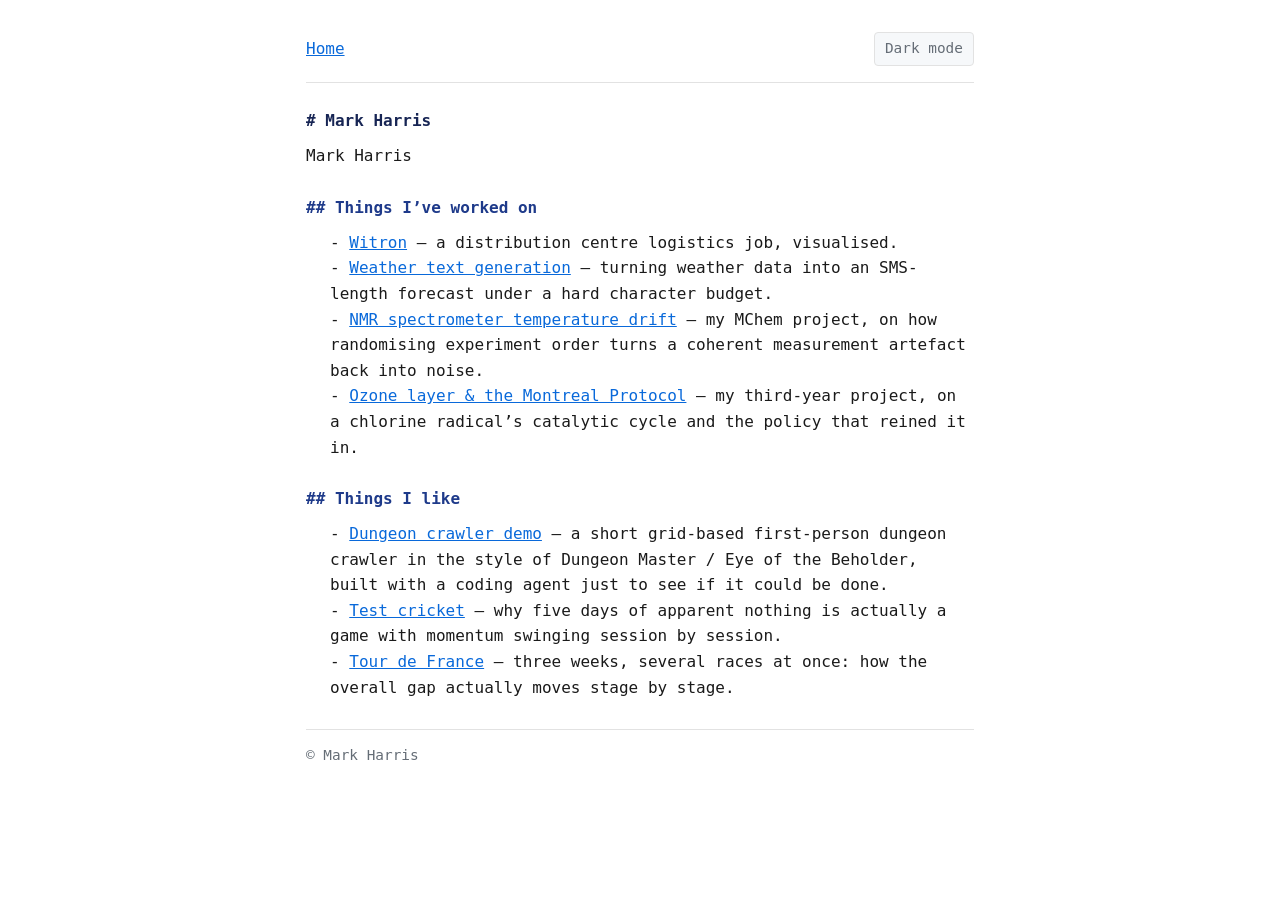
<file: index.html>
<!doctype html><html lang=en-GB><head><meta name=generator content="Hugo 0.165.0"><meta charset=UTF-8><meta name=viewport content="width=device-width,initial-scale=1"><title>Mark Harris</title><meta name=description content="Mark Harris: things I've worked on and things I like, as small interactive pages."><link rel=canonical href=https://markharris.uk/><meta property="og:site_name" content="Mark Harris"><meta property="og:type" content="website"><meta property="og:title" content="Mark Harris"><meta property="og:description" content="Mark Harris: things I've worked on and things I like, as small interactive pages."><meta property="og:url" content="https://markharris.uk/"><meta property="og:locale" content="en_GB"><meta name=twitter:card content="summary"><meta name=twitter:title content="Mark Harris"><meta name=twitter:description content="Mark Harris: things I've worked on and things I like, as small interactive pages."><meta name=color-scheme content="light dark"><link rel=icon href="[data-uri]"><link rel=stylesheet href=/css/tokens.css><link rel=stylesheet href=/css/site.css><script>(function(){var e=localStorage.getItem("theme");(e==="light"||e==="dark")&&document.documentElement.setAttribute("data-theme",e),document.documentElement.classList.add("js")})()</script></head><body><header><nav><a href=/>Home</a>
<button id=theme-toggle type=button>Dark mode</button></nav></header><main><h1>Mark Harris</h1><p>Mark Harris</p><h2 id=things-ive-worked-on>Things I&rsquo;ve worked on</h2><ul><li><a href=/features/witron/>Witron</a> — a distribution centre logistics job, visualised.</li><li><a href=/features/met-office/>Weather text generation</a> — turning weather data into an SMS-length forecast under a hard character budget.</li><li><a href=/features/nmr/>NMR spectrometer temperature drift</a> — my MChem project, on how randomising experiment order turns a coherent measurement artefact back into noise.</li><li><a href=/features/ozone/>Ozone layer & the Montreal Protocol</a> — my third-year project, on a chlorine radical&rsquo;s catalytic cycle and the policy that reined it in.</li></ul><h2 id=things-i-like>Things I like</h2><ul><li><a href=/features/dungeon-crawler/>Dungeon crawler demo</a> — a short grid-based first-person dungeon crawler in the style of Dungeon Master / Eye of the Beholder, built with a coding agent just to see if it could be done.</li><li><a href=/features/test-cricket/>Test cricket</a> — why five days of apparent nothing is actually a game with momentum swinging session by session.</li><li><a href=/features/tour-de-france/>Tour de France</a> — three weeks, several races at once: how the overall gap actually moves stage by stage.</li></ul></main><footer><p>&copy; Mark Harris</p></footer><script src=/js/theme.js defer></script></body></html>
</file>
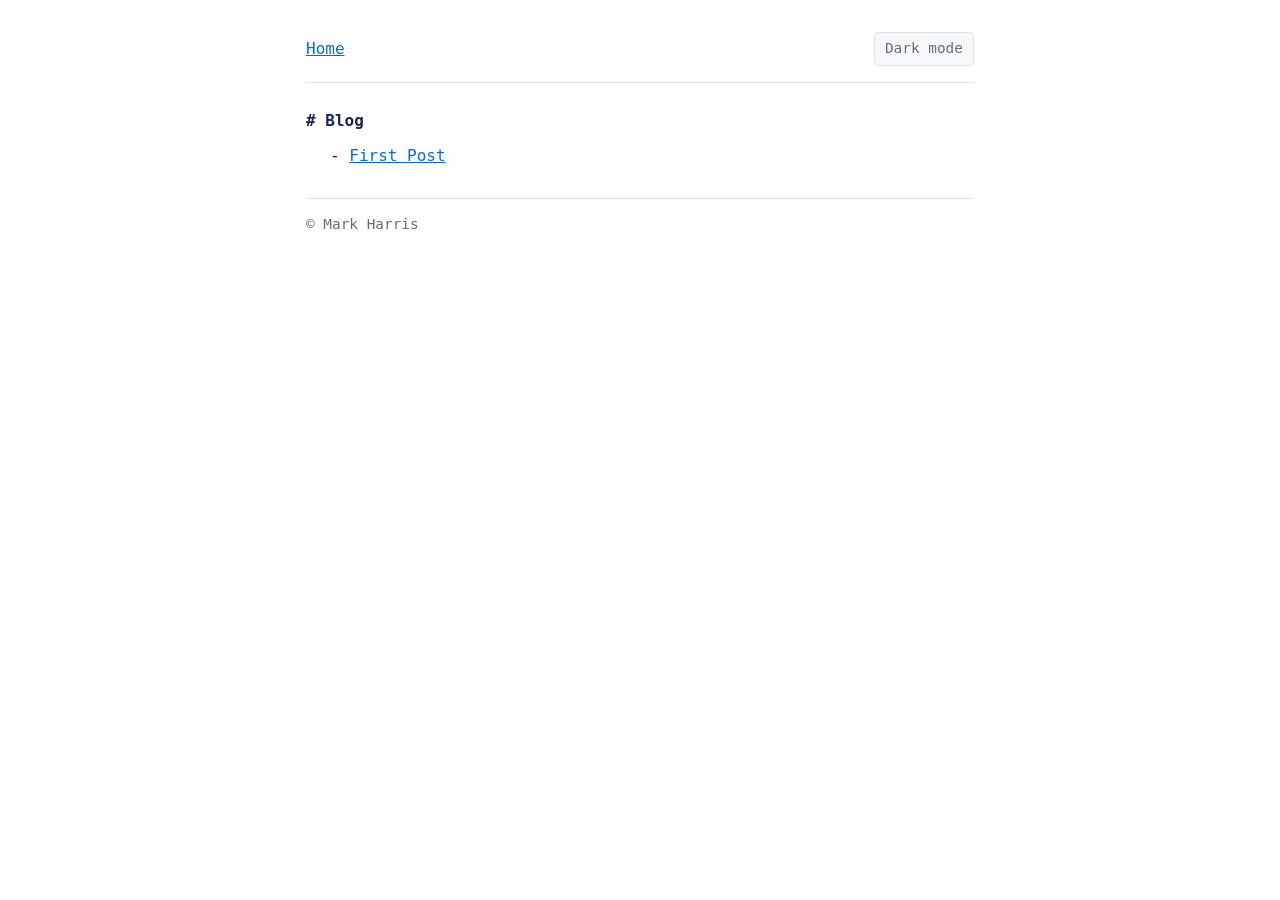
<file: blog/index.html>
<!doctype html><html lang=en-GB><head><meta charset=UTF-8><meta name=viewport content="width=device-width,initial-scale=1"><title>Blog | Mark Harris</title><meta name=description content="Blog posts by Mark Harris."><link rel=canonical href=https://markharris.uk/blog/><meta property="og:site_name" content="Mark Harris"><meta property="og:type" content="article"><meta property="og:title" content="Blog"><meta property="og:description" content="Blog posts by Mark Harris."><meta property="og:url" content="https://markharris.uk/blog/"><meta property="og:locale" content="en_GB"><meta name=twitter:card content="summary"><meta name=twitter:title content="Blog"><meta name=twitter:description content="Blog posts by Mark Harris."><meta name=color-scheme content="light dark"><link rel=icon href="[data-uri]"><link rel=stylesheet href=/css/tokens.css><link rel=stylesheet href=/css/site.css><script>(function(){var e=localStorage.getItem("theme");(e==="light"||e==="dark")&&document.documentElement.setAttribute("data-theme",e),document.documentElement.classList.add("js")})()</script></head><body><header><nav><a href=/>Home</a>
<button id=theme-toggle type=button>Dark mode</button></nav></header><main><h1>Blog</h1><ul><li><a href=/blog/first-post/>First Post</a></li></ul></main><footer><p>&copy; Mark Harris</p></footer><script src=/js/theme.js defer></script></body></html>
</file>
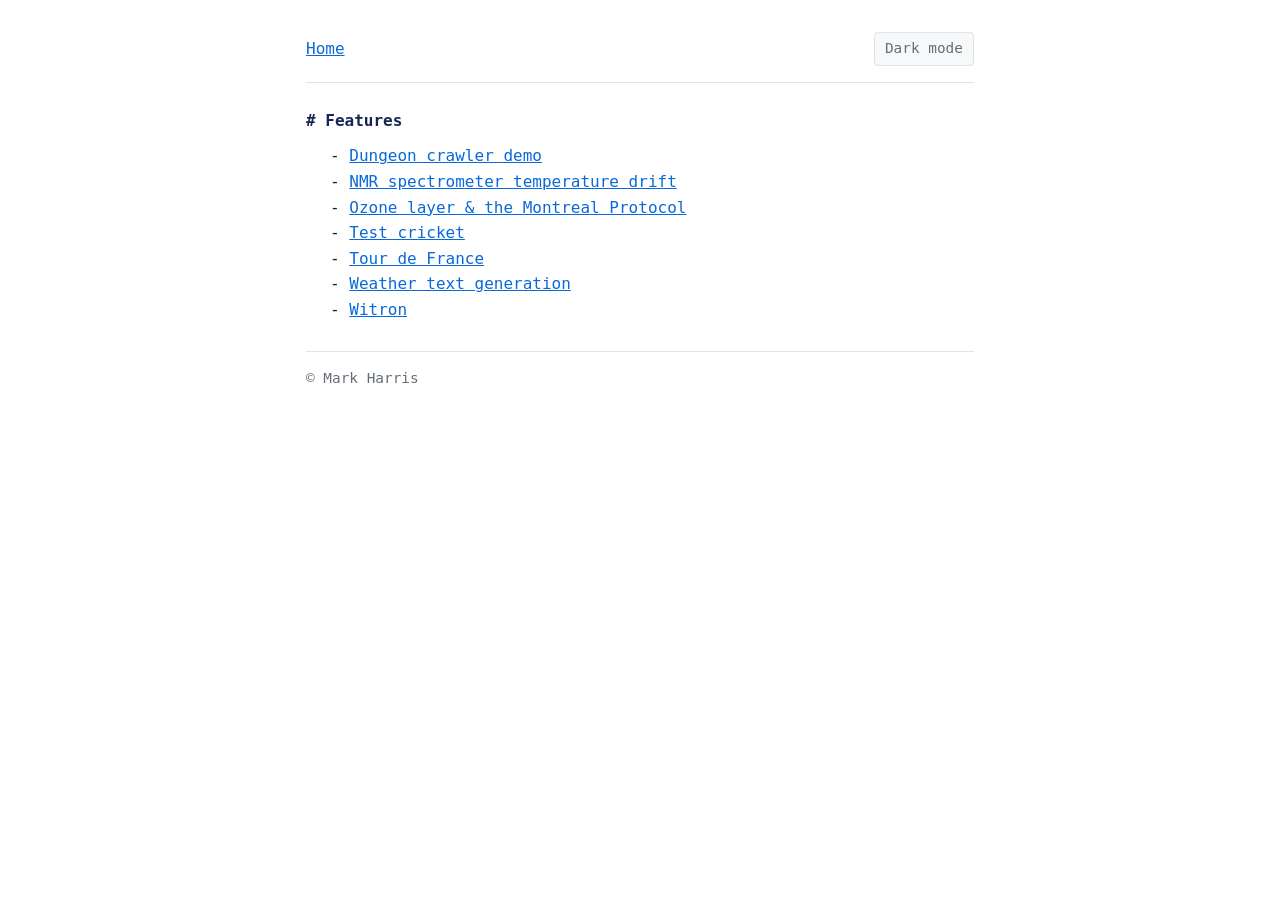
<file: features/index.html>
<!doctype html><html lang=en-GB><head><meta charset=UTF-8><meta name=viewport content="width=device-width,initial-scale=1"><title>Features | Mark Harris</title><meta name=description content="Interactive pages about things I've worked on and things I like."><link rel=canonical href=https://markharris.uk/features/><meta property="og:site_name" content="Mark Harris"><meta property="og:type" content="article"><meta property="og:title" content="Features"><meta property="og:description" content="Interactive pages about things I've worked on and things I like."><meta property="og:url" content="https://markharris.uk/features/"><meta property="og:locale" content="en_GB"><meta name=twitter:card content="summary"><meta name=twitter:title content="Features"><meta name=twitter:description content="Interactive pages about things I've worked on and things I like."><meta name=color-scheme content="light dark"><link rel=icon href="[data-uri]"><link rel=stylesheet href=/css/tokens.css><link rel=stylesheet href=/css/site.css><script>(function(){var e=localStorage.getItem("theme");(e==="light"||e==="dark")&&document.documentElement.setAttribute("data-theme",e),document.documentElement.classList.add("js")})()</script></head><body><header><nav><a href=/>Home</a>
<button id=theme-toggle type=button>Dark mode</button></nav></header><main><h1>Features</h1><ul><li><a href=/features/dungeon-crawler/>Dungeon crawler demo</a></li><li><a href=/features/nmr/>NMR spectrometer temperature drift</a></li><li><a href=/features/ozone/>Ozone layer & the Montreal Protocol</a></li><li><a href=/features/test-cricket/>Test cricket</a></li><li><a href=/features/tour-de-france/>Tour de France</a></li><li><a href=/features/met-office/>Weather text generation</a></li><li><a href=/features/witron/>Witron</a></li></ul></main><footer><p>&copy; Mark Harris</p></footer><script src=/js/theme.js defer></script></body></html>
</file>
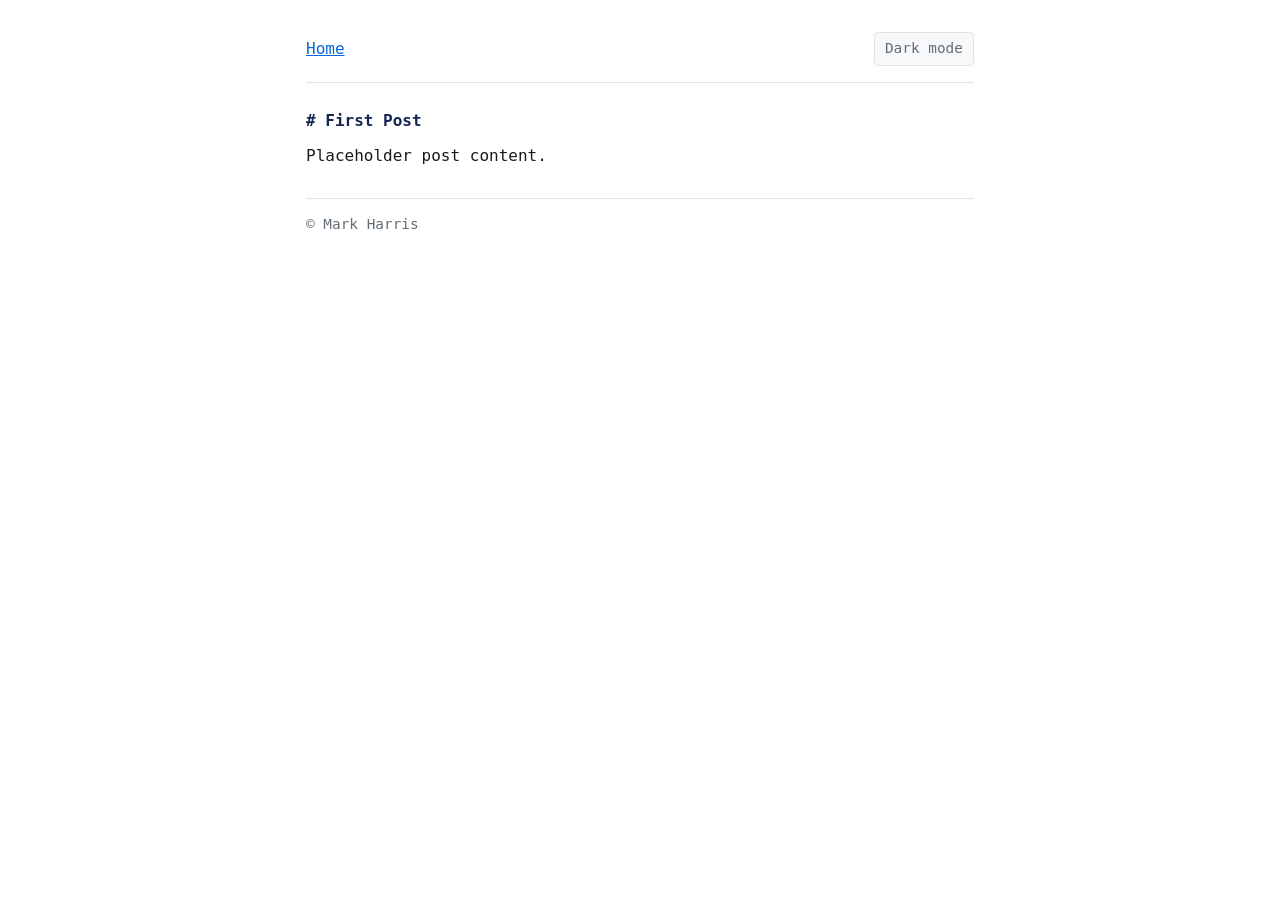
<file: blog/first-post/index.html>
<!doctype html><html lang=en-GB><head><meta charset=UTF-8><meta name=viewport content="width=device-width,initial-scale=1"><title>First Post | Mark Harris</title><meta name=description content="Mark Harris's personal site: small interactive pages about things I've worked on and things I like."><link rel=canonical href=https://markharris.uk/blog/first-post/><meta property="og:site_name" content="Mark Harris"><meta property="og:type" content="article"><meta property="og:title" content="First Post"><meta property="og:description" content="Mark Harris's personal site: small interactive pages about things I've worked on and things I like."><meta property="og:url" content="https://markharris.uk/blog/first-post/"><meta property="og:locale" content="en_GB"><meta name=twitter:card content="summary"><meta name=twitter:title content="First Post"><meta name=twitter:description content="Mark Harris's personal site: small interactive pages about things I've worked on and things I like."><meta name=color-scheme content="light dark"><link rel=icon href="[data-uri]"><link rel=stylesheet href=/css/tokens.css><link rel=stylesheet href=/css/site.css><script>(function(){var e=localStorage.getItem("theme");(e==="light"||e==="dark")&&document.documentElement.setAttribute("data-theme",e),document.documentElement.classList.add("js")})()</script></head><body><header><nav><a href=/>Home</a>
<button id=theme-toggle type=button>Dark mode</button></nav></header><main><article><h1>First Post</h1><p>Placeholder post content.</p></article></main><footer><p>&copy; Mark Harris</p></footer><script src=/js/theme.js defer></script></body></html>
</file>
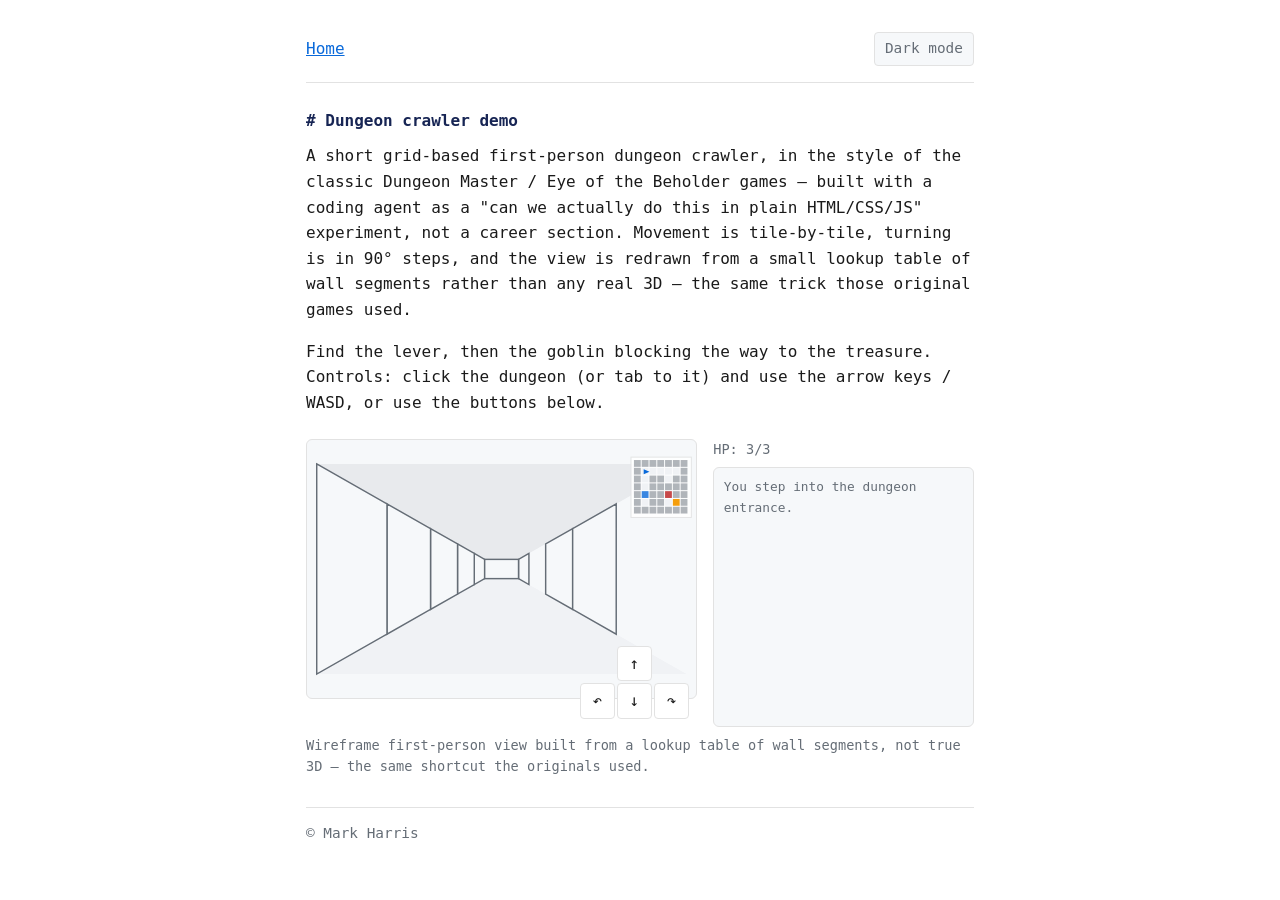
<file: features/dungeon-crawler/index.html>
<!doctype html><html lang=en-GB><head><meta charset=UTF-8><meta name=viewport content="width=device-width,initial-scale=1"><title>Dungeon crawler demo | Mark Harris</title><meta name=description content="A short grid-based first-person dungeon crawler in the Dungeon Master style, in plain HTML, CSS and JavaScript."><link rel=canonical href=https://markharris.uk/features/dungeon-crawler/><meta property="og:site_name" content="Mark Harris"><meta property="og:type" content="article"><meta property="og:title" content="Dungeon crawler demo"><meta property="og:description" content="A short grid-based first-person dungeon crawler in the Dungeon Master style, in plain HTML, CSS and JavaScript."><meta property="og:url" content="https://markharris.uk/features/dungeon-crawler/"><meta property="og:locale" content="en_GB"><meta name=twitter:card content="summary"><meta name=twitter:title content="Dungeon crawler demo"><meta name=twitter:description content="A short grid-based first-person dungeon crawler in the Dungeon Master style, in plain HTML, CSS and JavaScript."><meta name=color-scheme content="light dark"><link rel=icon href="[data-uri]"><link rel=stylesheet href=/css/tokens.css><link rel=stylesheet href=/css/site.css><link rel=stylesheet href=/css/features.css><link rel=stylesheet href=/features/dungeon-crawler/dungeon-crawler.css><script>(function(){var e=localStorage.getItem("theme");(e==="light"||e==="dark")&&document.documentElement.setAttribute("data-theme",e),document.documentElement.classList.add("js")})()</script></head><body><header><nav><a href=/>Home</a>
<button id=theme-toggle type=button>Dark mode</button></nav></header><main><h1>Dungeon crawler demo</h1><p>A short grid-based first-person dungeon crawler, in the style of the
classic Dungeon Master / Eye of the Beholder games &mdash; built with
a coding agent as a "can we actually do this in plain HTML/CSS/JS"
experiment, not a career section. Movement is tile-by-tile, turning
is in 90&deg; steps, and the view is redrawn from a small lookup
table of wall segments rather than any real 3D &mdash; the same
trick those original games used.</p><p>Find the lever, then the goblin blocking the way to the treasure.
Controls: click the dungeon (or tab to it) and use the arrow keys /
WASD, or use the buttons below.</p><div class="feature-widget dc-widget" role=group tabindex=0 aria-label="Dungeon crawler: arrow keys or WASD to move and turn"><div class=dc-viewport-wrap><svg id="dc-viewport" class="feature-panel" viewBox="0 0 400 240" role="img" aria-label="First-person dungeon view"><g id="dc-scene"/><g id="dc-minimap"/></svg><div id=dc-encounter class=dc-encounter><p>A goblin blocks the passage.</p><p class=dc-encounter-hp>Goblin HP: <span id=dc-enemy-hp>3</span>/3</p><button id=dc-attack-btn type=button>Attack</button></div><div class=dc-controls role=group aria-label="Movement controls"><button id=dc-btn-forward class=dc-ctrl-forward type=button aria-label=Forward>&uarr;</button>
<button id=dc-btn-left class=dc-ctrl-left type=button aria-label="Turn left">&#8630;</button>
<button id=dc-btn-back class=dc-ctrl-back type=button aria-label=Back>&darr;</button>
<button id=dc-btn-right class=dc-ctrl-right type=button aria-label="Turn right">&#8631;</button></div></div><div class=dc-side><p class=dc-hud>HP: <span id=dc-hp>3</span>/3</p><div id=dc-log class="feature-panel feature-log feature-log--animated dc-log" aria-live=polite></div></div></div><p class=feature-caption>Wireframe first-person view built from a lookup table of wall
segments, not true 3D &mdash; the same shortcut the originals used.</p><noscript><p>This demo needs JavaScript to run &mdash; it's an interactive
grid dungeon, not something that renders meaningfully as static
text.</p></noscript></main><footer><p>&copy; Mark Harris</p></footer><script src=/js/theme.js defer></script><script src=/features/dungeon-crawler/dungeon-crawler.js defer></script></body></html>
</file>
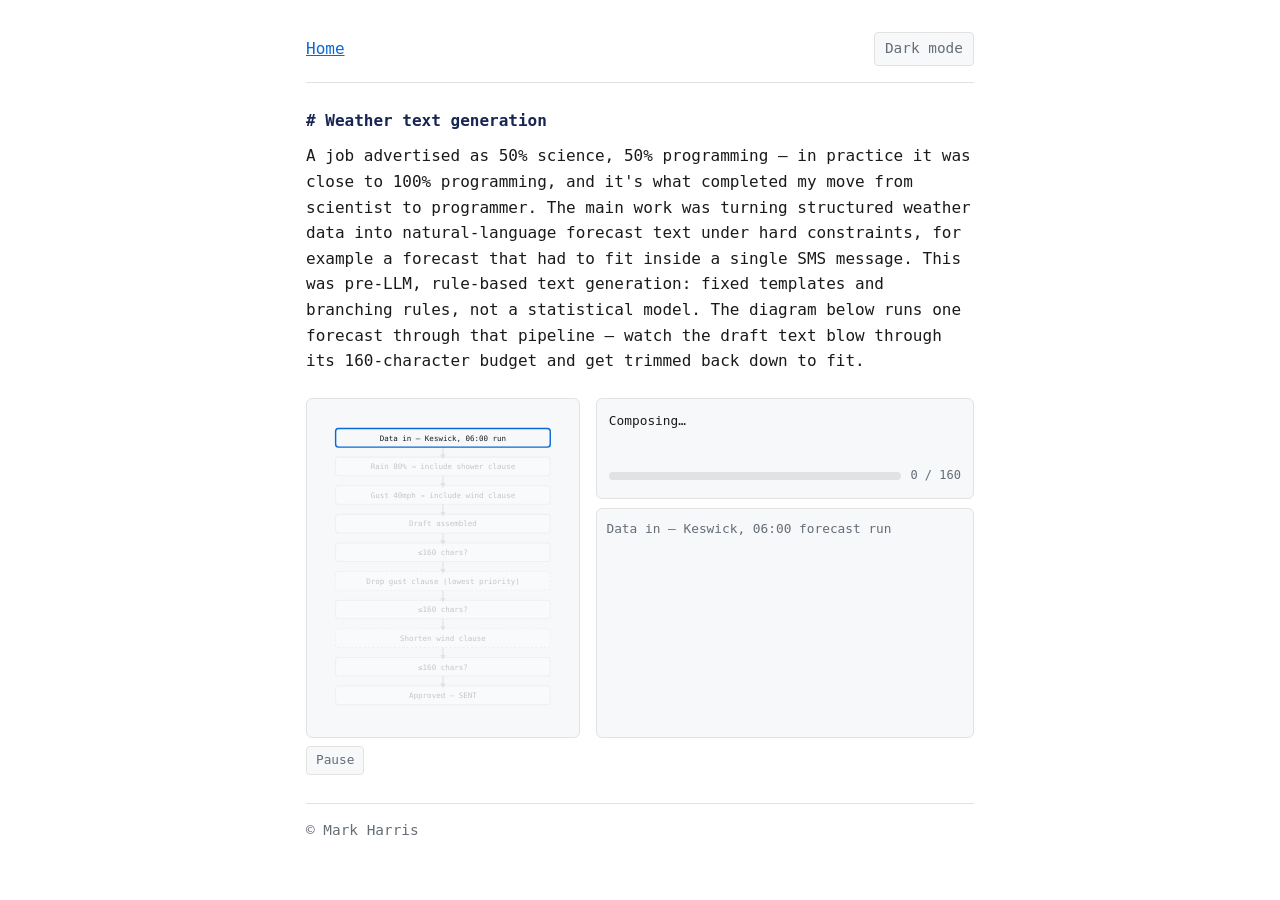
<file: features/met-office/index.html>
<!doctype html><html lang=en-GB><head><meta charset=UTF-8><meta name=viewport content="width=device-width,initial-scale=1"><title>Weather text generation | Mark Harris</title><meta name=description content="Turning weather data into an SMS-length forecast under a hard 160-character budget, one rule at a time."><link rel=canonical href=https://markharris.uk/features/met-office/><meta property="og:site_name" content="Mark Harris"><meta property="og:type" content="article"><meta property="og:title" content="Weather text generation"><meta property="og:description" content="Turning weather data into an SMS-length forecast under a hard 160-character budget, one rule at a time."><meta property="og:url" content="https://markharris.uk/features/met-office/"><meta property="og:locale" content="en_GB"><meta name=twitter:card content="summary"><meta name=twitter:title content="Weather text generation"><meta name=twitter:description content="Turning weather data into an SMS-length forecast under a hard 160-character budget, one rule at a time."><meta name=color-scheme content="light dark"><link rel=icon href="[data-uri]"><link rel=stylesheet href=/css/tokens.css><link rel=stylesheet href=/css/site.css><link rel=stylesheet href=/css/features.css><link rel=stylesheet href=/features/met-office/met-office.css><script>(function(){var e=localStorage.getItem("theme");(e==="light"||e==="dark")&&document.documentElement.setAttribute("data-theme",e),document.documentElement.classList.add("js")})()</script></head><body><header><nav><a href=/>Home</a>
<button id=theme-toggle type=button>Dark mode</button></nav></header><main><h1>Weather text generation</h1><p>A job advertised as 50% science, 50% programming — in practice it was
close to 100% programming, and it's what completed my move from
scientist to programmer. The main work was turning structured weather
data into natural-language forecast text under hard constraints, for
example a forecast that had to fit inside a single SMS message. This
was pre-LLM, rule-based text generation: fixed templates and branching
rules, not a statistical model. The diagram below runs one forecast
through that pipeline &mdash; watch the draft text blow through its
160-character budget and get trimmed back down to fit.</p><div class=feature-widget aria-hidden=true><svg id="mo-tree" class="feature-panel" viewBox="0 0 380 410" role="presentation"><defs><marker id="mo-arrow" viewBox="0 0 8 8" refX="4" refY="4" markerWidth="5" markerHeight="5" orient="auto-start-reverse"><path d="M0 0 8 4 0 8z" class="mo-arrowhead"/></marker></defs><line class="mo-edge" x1="190" y1="36" x2="190" y2="50" marker-end="url(#mo-arrow)"/><line class="mo-edge" x1="190" y1="76" x2="190" y2="90" marker-end="url(#mo-arrow)"/><line class="mo-edge" x1="190" y1="116" x2="190" y2="130" marker-end="url(#mo-arrow)"/><line class="mo-edge" x1="190" y1="156" x2="190" y2="170" marker-end="url(#mo-arrow)"/><line class="mo-edge" x1="190" y1="196" x2="190" y2="210" marker-end="url(#mo-arrow)"/><line class="mo-edge" x1="190" y1="236" x2="190" y2="250" marker-end="url(#mo-arrow)"/><line class="mo-edge" x1="190" y1="276" x2="190" y2="290" marker-end="url(#mo-arrow)"/><line class="mo-edge" x1="190" y1="316" x2="190" y2="330" marker-end="url(#mo-arrow)"/><line class="mo-edge" x1="190" y1="356" x2="190" y2="370" marker-end="url(#mo-arrow)"/><g id="mo-node-0" class="mo-node pending"><rect x="40" y="10" width="300" height="26" rx="4"/><text x="190" y="27">Data in &mdash; Keswick, 06:00 run</text></g><g id="mo-node-1" class="mo-node pending"><rect x="40" y="50" width="300" height="26" rx="4"/><text x="190" y="67">Rain 80% &rarr; include shower clause</text></g><g id="mo-node-2" class="mo-node pending"><rect x="40" y="90" width="300" height="26" rx="4"/><text x="190" y="107">Gust 40mph &rarr; include wind clause</text></g><g id="mo-node-3" class="mo-node pending"><rect x="40" y="130" width="300" height="26" rx="4"/><text x="190" y="147">Draft assembled</text></g><g id="mo-node-4" class="mo-node mo-check pending"><rect x="40" y="170" width="300" height="26" rx="4"/><text id="mo-check-1" x="190" y="187">&le;160 chars?</text></g><g id="mo-node-5" class="mo-node mo-trim pending"><rect x="40" y="210" width="300" height="26" rx="4"/><text x="190" y="227">Drop gust clause (lowest priority)</text></g><g id="mo-node-6" class="mo-node mo-check pending"><rect x="40" y="250" width="300" height="26" rx="4"/><text id="mo-check-2" x="190" y="267">&le;160 chars?</text></g><g id="mo-node-7" class="mo-node mo-trim pending"><rect x="40" y="290" width="300" height="26" rx="4"/><text x="190" y="307">Shorten wind clause</text></g><g id="mo-node-8" class="mo-node mo-check pending"><rect x="40" y="330" width="300" height="26" rx="4"/><text id="mo-check-3" x="190" y="347">&le;160 chars?</text></g><g id="mo-node-9" class="mo-node pending"><rect x="40" y="370" width="300" height="26" rx="4"/><text x="190" y="387">Approved &mdash; SENT</text></g></svg><div class=mo-side><div class="feature-panel mo-draft"><div id=mo-draft-text class=mo-draft-text>Composing&mldr;</div><div class=mo-budget><div class=mo-budget-bar><div id=mo-budget-fill class=mo-budget-fill></div></div><div id=mo-budget-count class=mo-budget-count>0 / 160</div></div></div><div id=mo-log class="feature-panel feature-log feature-log--animated mo-log"></div></div></div><ol class=feature-transcript aria-label="What the animation shows, step by step"><li>Data in &mdash; Keswick, 06:00 forecast run</li><li>Rain prob 80% &rarr; include shower clause</li><li>Gust 40mph &rarr; include wind detail</li><li>Draft assembled &mdash; 186 chars</li><li>Over budget: 186/160 &mdash; trimming required</li><li>Drop gust clause (lowest priority) &rarr; 162 chars</li><li>Still over: 162/160 &mdash; simplify further</li><li>Wind clause shortened &rarr; 151 chars</li><li>Fits: 151/160 &mdash; approved for send</li><li>&ldquo;Keswick: cloudy with heavy showers this morning, 80% chance
of rain, easing during the afternoon before a clear evening. Max
14C min 6C. Wind SW 25mph.&rdquo; &mdash; SENT</li></ol></main><footer><p>&copy; Mark Harris</p></footer><script src=/js/theme.js defer></script><script src=/js/feature.js defer></script><script src=/features/met-office/met-office.js defer></script></body></html>
</file>
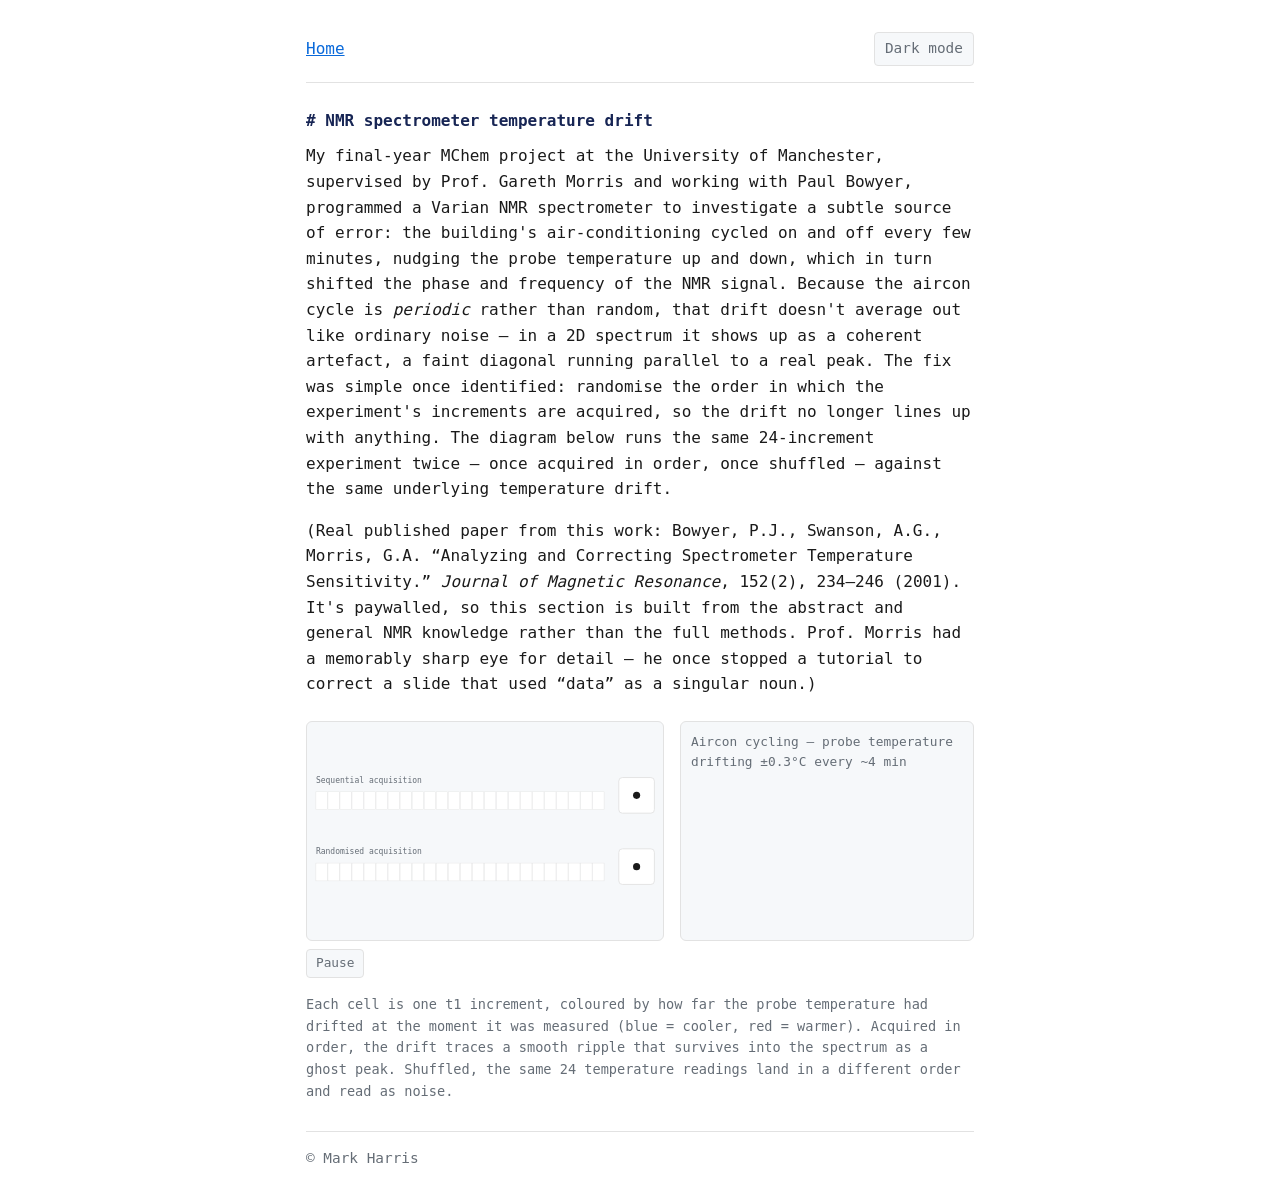
<file: features/nmr/index.html>
<!doctype html><html lang=en-GB><head><meta charset=UTF-8><meta name=viewport content="width=device-width,initial-scale=1"><title>NMR spectrometer temperature drift | Mark Harris</title><meta name=description content="My MChem project: how randomising NMR acquisition order turns a coherent temperature-drift artefact back into noise."><link rel=canonical href=https://markharris.uk/features/nmr/><meta property="og:site_name" content="Mark Harris"><meta property="og:type" content="article"><meta property="og:title" content="NMR spectrometer temperature drift"><meta property="og:description" content="My MChem project: how randomising NMR acquisition order turns a coherent temperature-drift artefact back into noise."><meta property="og:url" content="https://markharris.uk/features/nmr/"><meta property="og:locale" content="en_GB"><meta name=twitter:card content="summary"><meta name=twitter:title content="NMR spectrometer temperature drift"><meta name=twitter:description content="My MChem project: how randomising NMR acquisition order turns a coherent temperature-drift artefact back into noise."><meta name=color-scheme content="light dark"><link rel=icon href="[data-uri]"><link rel=stylesheet href=/css/tokens.css><link rel=stylesheet href=/css/site.css><link rel=stylesheet href=/css/features.css><link rel=stylesheet href=/features/nmr/nmr.css><script>(function(){var e=localStorage.getItem("theme");(e==="light"||e==="dark")&&document.documentElement.setAttribute("data-theme",e),document.documentElement.classList.add("js")})()</script></head><body><header><nav><a href=/>Home</a>
<button id=theme-toggle type=button>Dark mode</button></nav></header><main><h1>NMR spectrometer temperature drift</h1><p>My final-year MChem project at the University of Manchester, supervised
by Prof. Gareth Morris and working with Paul Bowyer, programmed a
Varian NMR spectrometer to investigate a subtle source of error: the
building's air-conditioning cycled on and off every few minutes,
nudging the probe temperature up and down, which in turn shifted the
phase and frequency of the NMR signal. Because the aircon cycle is
<em>periodic</em> rather than random, that drift doesn't average out
like ordinary noise &mdash; in a 2D spectrum it shows up as a coherent
artefact, a faint diagonal running parallel to a real peak. The fix
was simple once identified: randomise the order in which the
experiment's increments are acquired, so the drift no longer lines up
with anything. The diagram below runs the same 24-increment
experiment twice &mdash; once acquired in order, once shuffled &mdash;
against the same underlying temperature drift.</p><p>(Real published paper from this work: Bowyer, P.J., Swanson, A.G.,
Morris, G.A. &ldquo;Analyzing and Correcting Spectrometer Temperature
Sensitivity.&rdquo; <em>Journal of Magnetic Resonance</em>, 152(2),
234&ndash;246 (2001). It's paywalled, so this section is built from the
abstract and general NMR knowledge rather than the full methods. Prof.
Morris had a memorably sharp eye for detail &mdash; he once stopped a
tutorial to correct a slide that used &ldquo;data&rdquo; as a singular
noun.)</p><div class=feature-widget aria-hidden=true><svg id="nmr-diagram" class="feature-panel" viewBox="0 0 400 140" role="presentation"><text class="nmr-label" x="10" y="16">Sequential acquisition</text><g id="nmr-seq-strip"/><rect class="nmr-spectrum-bg" x="350" y="10" width="40" height="40" rx="4"/><circle class="nmr-peak" cx="370" cy="30" r="4"/><g id="nmr-seq-ghost" class="nmr-ghost"><circle cx="361" cy="21" r="2.5"/><circle cx="379" cy="39" r="2.5"/></g><text class="nmr-label" x="10" y="96">Randomised acquisition</text><g id="nmr-rand-strip"/><rect class="nmr-spectrum-bg" x="350" y="90" width="40" height="40" rx="4"/><circle class="nmr-peak" cx="370" cy="110" r="4"/><g id="nmr-rand-noise" class="nmr-noise"><circle cx="356" cy="96" r="1.1" fill-opacity=".5"/><circle cx="384" cy="99" r="1" fill-opacity=".3"/><circle cx="360" cy="112" r="1.2" fill-opacity=".4"/><circle cx="373" cy="94" r=".9" fill-opacity=".35"/><circle cx="388" cy="118" r="1" fill-opacity=".3"/><circle cx="355" cy="122" r="1.1" fill-opacity=".4"/><circle cx="381" cy="124" r=".9" fill-opacity=".3"/><circle cx="365" cy="119" r="1" fill-opacity=".45"/><circle cx="377" cy="106" r=".8" fill-opacity=".3"/><circle cx="358" cy="104" r="1" fill-opacity=".35"/></g></svg><div id=nmr-log class="feature-panel feature-log feature-log--animated nmr-log"></div></div><p class=feature-caption>Each cell is one t1 increment, coloured by how far the probe
temperature had drifted at the moment it was measured (blue = cooler,
red = warmer). Acquired in order, the drift traces a smooth ripple
that survives into the spectrum as a ghost peak. Shuffled, the same
24 temperature readings land in a different order and read as noise.</p><ol class=feature-transcript aria-label="What the animation shows, step by step"><li>Aircon cycling — probe temperature drifting ±0.3°C every ~4 min</li><li>Sequential run starts — 24 t1 increments acquired back-to-back</li><li>Sequential 2D FT — drift is now a smooth function of increment number</li><li>Result: a coherent artefact — a faint diagonal beside the real peak</li><li>Randomised run starts — same 24 increments, acquisition order shuffled</li><li>Randomised 2D FT — drift no longer correlates with increment number</li><li>Result: drift spreads into the noise floor — the real peak stands clean</li><li>Same physical drift, different acquisition order, different outcome</li></ol></main><footer><p>&copy; Mark Harris</p></footer><script src=/js/theme.js defer></script><script src=/js/feature.js defer></script><script src=/features/nmr/nmr.js defer></script></body></html>
</file>
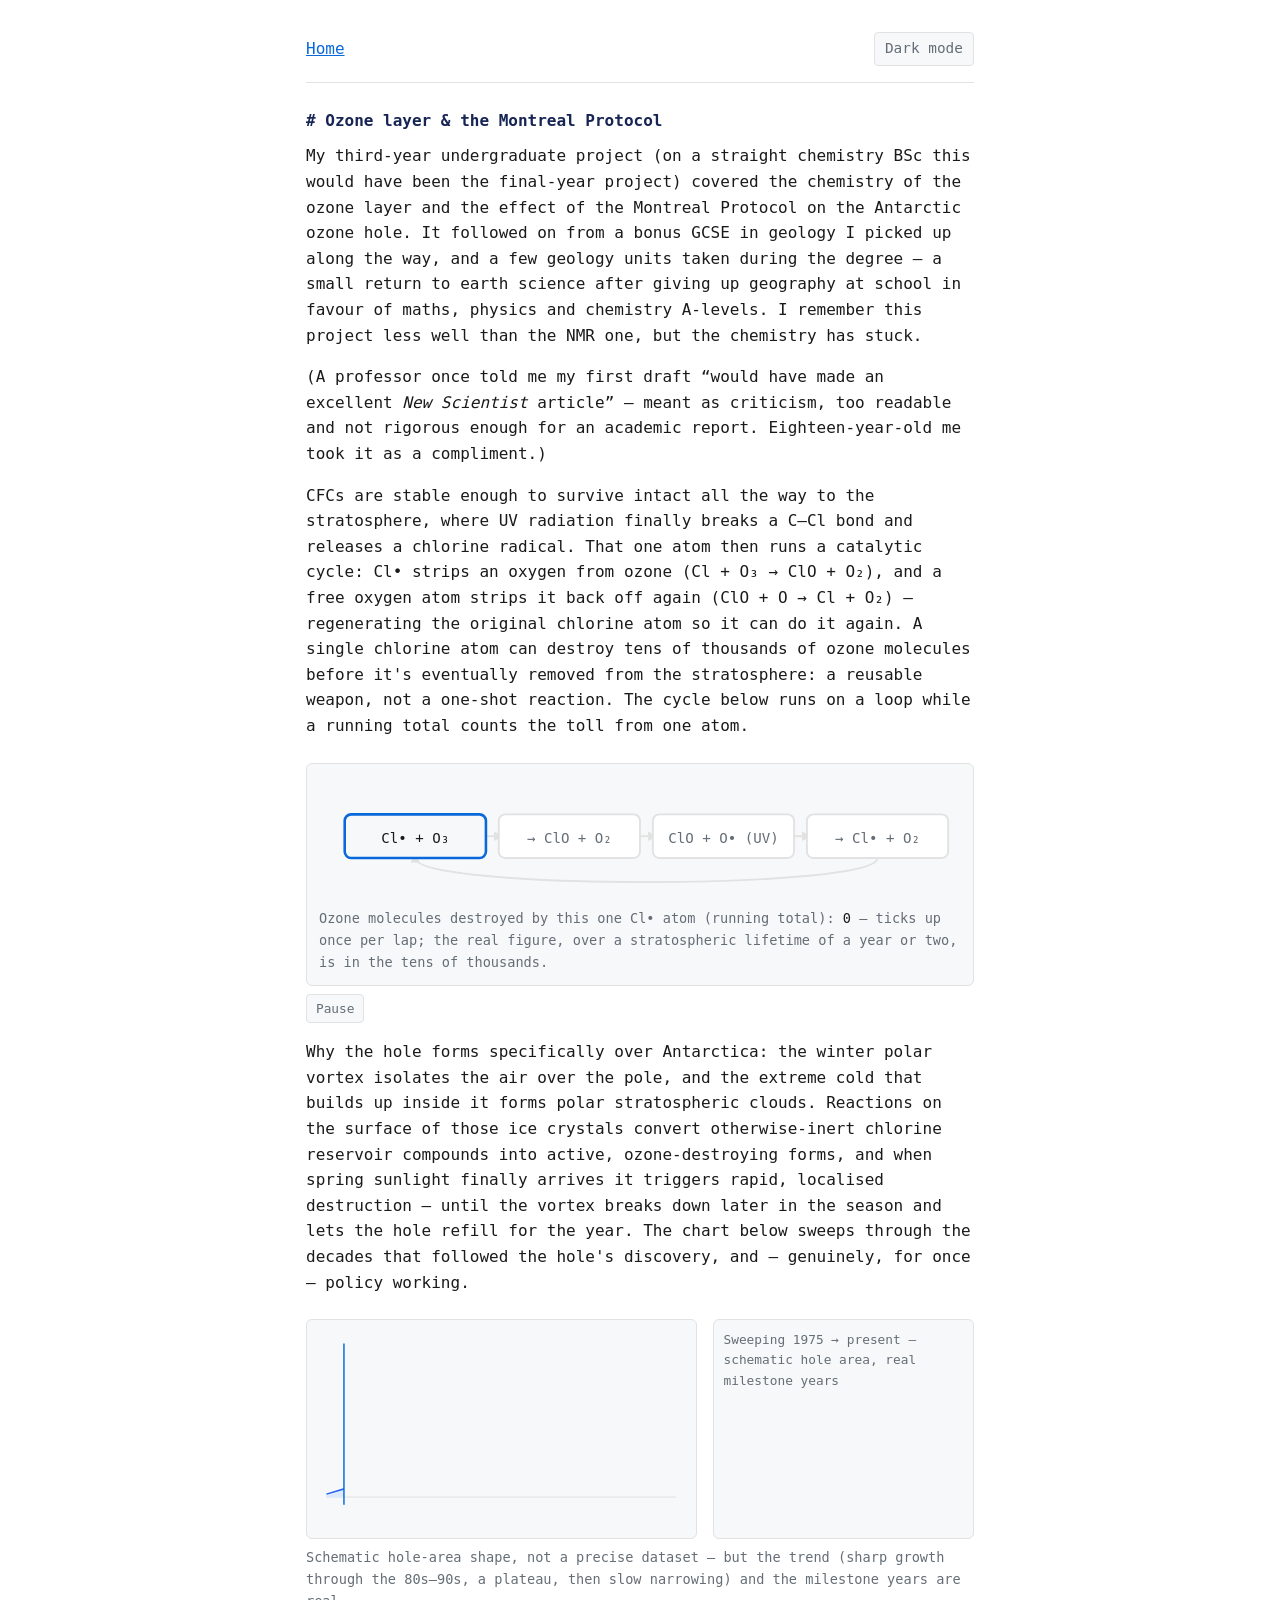
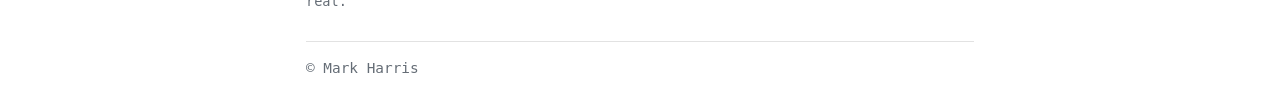
<file: features/ozone/index.html>
<!doctype html><html lang=en-GB><head><meta charset=UTF-8><meta name=viewport content="width=device-width,initial-scale=1"><title>Ozone layer & the Montreal Protocol | Mark Harris</title><meta name=description content="My third-year project: a chlorine radical's catalytic cycle, and the Montreal Protocol timeline that reined it in."><link rel=canonical href=https://markharris.uk/features/ozone/><meta property="og:site_name" content="Mark Harris"><meta property="og:type" content="article"><meta property="og:title" content="Ozone layer & the Montreal Protocol"><meta property="og:description" content="My third-year project: a chlorine radical's catalytic cycle, and the Montreal Protocol timeline that reined it in."><meta property="og:url" content="https://markharris.uk/features/ozone/"><meta property="og:locale" content="en_GB"><meta name=twitter:card content="summary"><meta name=twitter:title content="Ozone layer & the Montreal Protocol"><meta name=twitter:description content="My third-year project: a chlorine radical's catalytic cycle, and the Montreal Protocol timeline that reined it in."><meta name=color-scheme content="light dark"><link rel=icon href="[data-uri]"><link rel=stylesheet href=/css/tokens.css><link rel=stylesheet href=/css/site.css><link rel=stylesheet href=/css/features.css><link rel=stylesheet href=/features/ozone/ozone.css><script>(function(){var e=localStorage.getItem("theme");(e==="light"||e==="dark")&&document.documentElement.setAttribute("data-theme",e),document.documentElement.classList.add("js")})()</script></head><body><header><nav><a href=/>Home</a>
<button id=theme-toggle type=button>Dark mode</button></nav></header><main><h1>Ozone layer & the Montreal Protocol</h1><p>My third-year undergraduate project (on a straight chemistry BSc this
would have been the final-year project) covered the chemistry of the
ozone layer and the effect of the Montreal Protocol on the Antarctic
ozone hole. It followed on from a bonus GCSE in geology I picked up
along the way, and a few geology units taken during the degree &mdash;
a small return to earth science after giving up geography at school
in favour of maths, physics and chemistry A-levels. I remember this
project less well than the NMR one, but the chemistry has stuck.</p><p>(A professor once told me my first draft &ldquo;would have made an
excellent <em>New Scientist</em> article&rdquo; &mdash; meant as
criticism, too readable and not rigorous enough for an academic
report. Eighteen-year-old me took it as a compliment.)</p><p>CFCs are stable enough to survive intact all the way to the
stratosphere, where UV radiation finally breaks a C&ndash;Cl bond and
releases a chlorine radical. That one atom then runs a catalytic
cycle: Cl&bull; strips an oxygen from ozone (Cl + O&#8323; &rarr; ClO
+ O&#8322;), and a free oxygen atom strips it back off again (ClO + O
&rarr; Cl + O&#8322;) &mdash; regenerating the original chlorine atom
so it can do it again. A single chlorine atom can destroy tens of
thousands of ozone molecules before it's eventually removed from the
stratosphere: a reusable weapon, not a one-shot reaction. The cycle
below runs on a loop while a running total counts the toll from one
atom.</p><div class="feature-panel oz-molecular" aria-hidden=true><svg id="oz-cycle" viewBox="0 0 500 100" role="presentation"><defs><marker id="oz-arrow" viewBox="0 0 8 8" refX="4" refY="4" markerWidth="5" markerHeight="5" orient="auto-start-reverse"><path d="M0 0 8 4 0 8z" class="oz-arrowhead"/></marker></defs><line class="oz-cycle-edge" x1="130" y1="50" x2="140" y2="50" marker-end="url(#oz-arrow)"/><line class="oz-cycle-edge" x1="250" y1="50" x2="260" y2="50" marker-end="url(#oz-arrow)"/><line class="oz-cycle-edge" x1="370" y1="50" x2="380" y2="50" marker-end="url(#oz-arrow)"/><path class="oz-cycle-edge oz-cycle-return" d="M435 67c0 25-360 25-360 0" marker-end="url(#oz-arrow)"/><g id="oz-node-0" class="oz-node"><rect x="20" y="33" width="110" height="34" rx="5"/><text x="75" y="55">Cl&bull; + O&#8323;</text></g><g id="oz-node-1" class="oz-node"><rect x="140" y="33" width="110" height="34" rx="5"/><text x="195" y="55">&rarr; ClO + O&#8322;</text></g><g id="oz-node-2" class="oz-node"><rect x="260" y="33" width="110" height="34" rx="5"/><text x="315" y="55">ClO + O&bull; (UV)</text></g><g id="oz-node-3" class="oz-node"><rect x="380" y="33" width="110" height="34" rx="5"/><text x="435" y="55">&rarr; Cl&bull; + O&#8322;</text></g></svg><p class=oz-counter>Ozone molecules destroyed by this one Cl&bull; atom (running total):
<span id=oz-counter>0</span>
&mdash; ticks up once per lap; the real figure, over a stratospheric
lifetime of a year or two, is in the tens of thousands.</p></div><p>Why the hole forms specifically over Antarctica: the winter polar
vortex isolates the air over the pole, and the extreme cold that
builds up inside it forms polar stratospheric clouds. Reactions on
the surface of those ice crystals convert otherwise-inert chlorine
reservoir compounds into active, ozone-destroying forms, and when
spring sunlight finally arrives it triggers rapid, localised
destruction &mdash; until the vortex breaks down later in the season
and lets the hole refill for the year. The chart below sweeps through
the decades that followed the hole's discovery, and &mdash; genuinely,
for once &mdash; policy working.</p><div class=feature-widget aria-hidden=true><svg id="ozone-chart" class="feature-panel" viewBox="0 0 400 200" role="presentation"><defs><clipPath id="oz-reveal-clip"><rect id="oz-reveal-rect" x="0" y="0" width="0" height="200"/></clipPath></defs><line class="oz-axis" x1="20" y1="170" x2="380" y2="170"/><g clip-path="url(#oz-reveal-clip)"><path class="feature-area" d="M20 167l40-12 40-45 40-37.5 48-30 32-15L268 20l32 15 48 18 32 15V170H20z"/><path class="feature-line" d="M20 167l40-12 40-45 40-37.5 48-30 32-15L268 20l32 15 48 18 32 15"/></g><line id="oz-playhead" class="feature-playhead" x1="20" y1="12" x2="20" y2="178"/><g id="oz-marker-1985" class="oz-marker"><line x1="100" y1="15" x2="100" y2="170"/><text x="100" y="180">&rsquo;85</text></g><g id="oz-marker-1987" class="oz-marker"><line x1="116" y1="15" x2="116" y2="170"/><text x="116" y="188">&rsquo;87</text></g><g id="oz-marker-1989" class="oz-marker"><line x1="132" y1="15" x2="132" y2="170"/><text x="132" y="196">&rsquo;89</text></g><g id="oz-marker-1996" class="oz-marker"><line x1="188" y1="15" x2="188" y2="170"/><text x="188" y="180">&rsquo;96</text></g><g id="oz-marker-2016" class="oz-marker"><line x1="348" y1="15" x2="348" y2="170"/><text x="348" y="180">&rsquo;16</text></g></svg><div id=ozone-log class="feature-panel feature-log feature-log--animated ozone-log"></div></div><p class=feature-caption>Schematic hole-area shape, not a precise dataset &mdash; but the
trend (sharp growth through the 80s&ndash;90s, a plateau, then slow
narrowing) and the milestone years are real.</p><ol class=feature-transcript aria-label="What the animation shows, step by step"><li>Cl&bull; + O&#8323; &rarr; ClO + O&#8322;, then ClO + O &rarr;
Cl&bull; + O&#8322; &mdash; the chlorine atom regenerates and
repeats, destroying tens of thousands of ozone molecules over its
stratospheric lifetime.</li><li>1975&ndash;2020: schematic ozone hole area over time.</li><li>1985 &mdash; ozone hole discovered (Farman, Gardiner & Shanklin)</li><li>1987 &mdash; Montreal Protocol signed</li><li>1989 &mdash; Protocol enters into force</li><li>1996 &mdash; CFC production phased out in developed nations</li><li>2016 &mdash; first confirmed signs of recovery</li><li>Full recovery projected around the 2060s.</li></ol></main><footer><p>&copy; Mark Harris</p></footer><script src=/js/theme.js defer></script><script src=/js/feature.js defer></script><script src=/features/ozone/ozone.js defer></script></body></html>
</file>
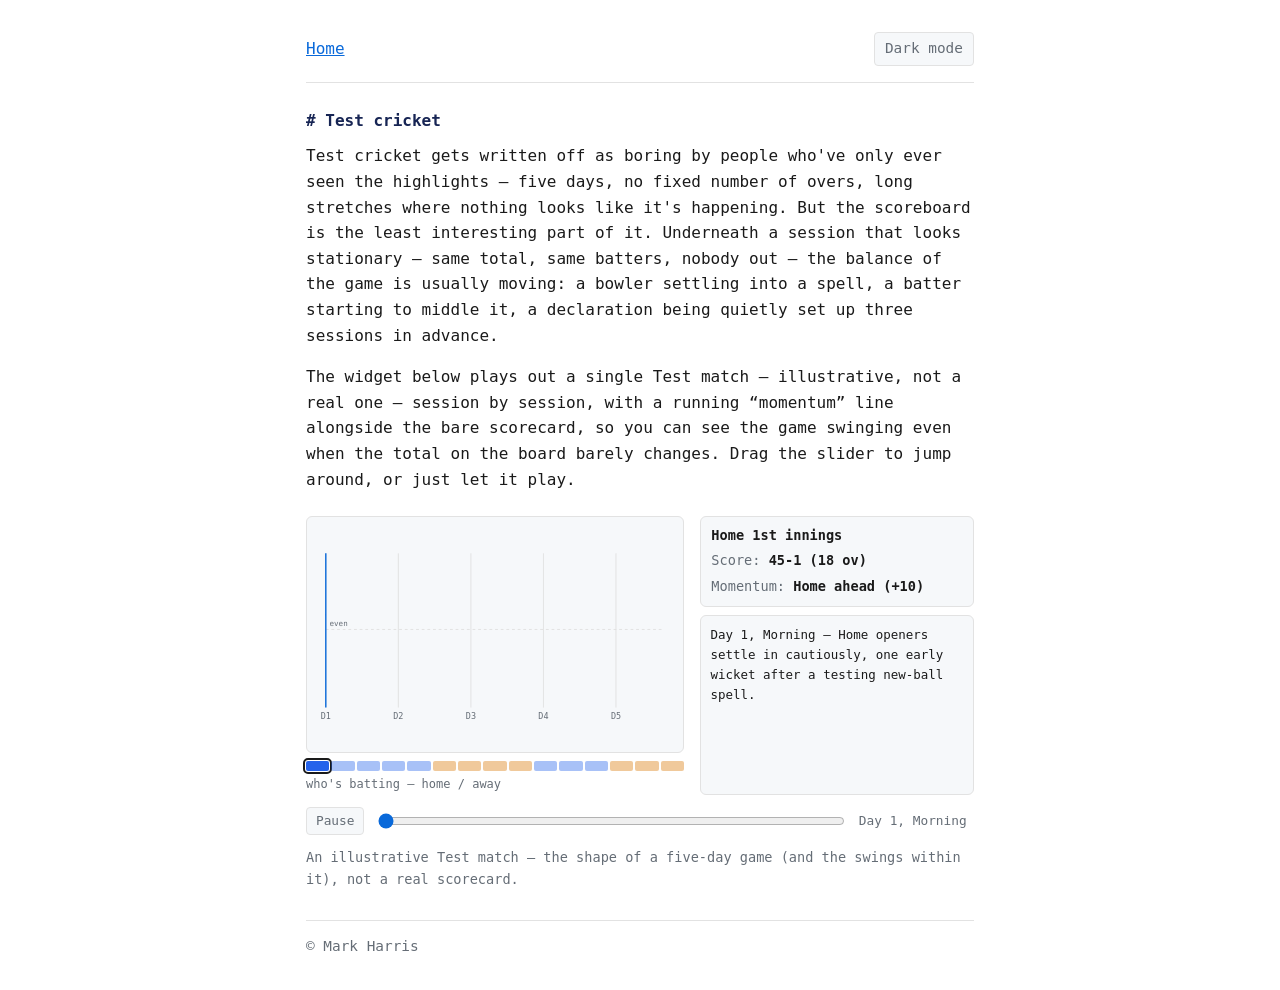
<file: features/test-cricket/index.html>
<!doctype html><html lang=en-GB><head><meta charset=UTF-8><meta name=viewport content="width=device-width,initial-scale=1"><title>Test cricket | Mark Harris</title><meta name=description content="Why five days of apparent nothing is a game with momentum swinging session by session: an illustrative Test match you can scrub through."><link rel=canonical href=https://markharris.uk/features/test-cricket/><meta property="og:site_name" content="Mark Harris"><meta property="og:type" content="article"><meta property="og:title" content="Test cricket"><meta property="og:description" content="Why five days of apparent nothing is a game with momentum swinging session by session: an illustrative Test match you can scrub through."><meta property="og:url" content="https://markharris.uk/features/test-cricket/"><meta property="og:locale" content="en_GB"><meta name=twitter:card content="summary"><meta name=twitter:title content="Test cricket"><meta name=twitter:description content="Why five days of apparent nothing is a game with momentum swinging session by session: an illustrative Test match you can scrub through."><meta name=color-scheme content="light dark"><link rel=icon href="[data-uri]"><link rel=stylesheet href=/css/tokens.css><link rel=stylesheet href=/css/site.css><link rel=stylesheet href=/css/features.css><link rel=stylesheet href=/features/test-cricket/test-cricket.css><script>(function(){var e=localStorage.getItem("theme");(e==="light"||e==="dark")&&document.documentElement.setAttribute("data-theme",e),document.documentElement.classList.add("js")})()</script></head><body><header><nav><a href=/>Home</a>
<button id=theme-toggle type=button>Dark mode</button></nav></header><main><h1>Test cricket</h1><p>Test cricket gets written off as boring by people who've only ever
seen the highlights &mdash; five days, no fixed number of overs,
long stretches where nothing looks like it's happening. But the
scoreboard is the least interesting part of it. Underneath a session
that looks stationary &mdash; same total, same batters, nobody
out &mdash; the balance of the game is usually moving: a bowler
settling into a spell, a batter starting to middle it, a
declaration being quietly set up three sessions in advance.</p><p>The widget below plays out a single Test match &mdash; illustrative,
not a real one &mdash; session by session, with a running
&ldquo;momentum&rdquo; line alongside the bare scorecard, so you can
see the game swinging even when the total on the board barely
changes. Drag the slider to jump around, or just let it play.</p><div class=feature-widget aria-hidden=true><div class=feature-chart-col><svg id="tc-chart" class="feature-panel feature-chart" viewBox="0 0 400 200" role="presentation"><defs><clipPath id="tc-reveal-clip"><rect id="tc-reveal-rect" x="0" y="0" width="0" height="200"/></clipPath></defs><line class="feature-baseline" x1="20" y1="95" x2="380" y2="95"/><text class="feature-baseline-label" x="24" y="91">even</text><g id="tc-markers"/><g clip-path="url(#tc-reveal-clip)"><path id="tc-area" class="feature-area" d=""/><path id="tc-line" class="feature-line" d=""/></g><line id="tc-playhead" class="feature-playhead" x1="20" y1="14" x2="20" y2="178"/></svg><div id=tc-strip class=feature-strip></div><p class=feature-strip-caption>who's batting &mdash; home / away</p></div><div class=feature-info-col><div id=tc-status class="feature-panel feature-status"></div><div id=tc-log class="feature-panel feature-log feature-log--current tc-log"></div></div></div><div class=feature-scrubber-row><input type=range id=tc-scrubber class=feature-scrubber min=0 max=14 step=1 value=0 aria-label=Session>
<span id=tc-scrubber-label class=feature-scrubber-label>Day 1, Morning</span></div><p class=feature-caption>An illustrative Test match &mdash; the shape of a five-day game (and
the swings within it), not a real scorecard.</p><ol class=feature-transcript aria-label="What the animation shows, step by step"><li>Day 1, Morning: Home 45&ndash;1 &mdash; openers settle in cautiously.</li><li>Day 1, Afternoon: Home 130&ndash;2 &mdash; a composed partnership takes control.</li><li>Day 1, Evening: Home 210&ndash;3 &mdash; a late flurry of boundaries before the close.</li><li>Day 2, Morning: Home 240&ndash;5 &mdash; two quick wickets let Away claw back control.</li><li>Day 2, Afternoon: Home all out 340 &mdash; a below-par finish given the platform.</li><li>Day 2, Evening: Away 60&ndash;1 &mdash; the openers see out a testing evening session.</li><li>Day 3, Morning: Away 140&ndash;2 &mdash; a fluent counter-attack shrinks the deficit fast.</li><li>Day 3, Afternoon: Away 220&ndash;4 &mdash; two wickets fall but the total keeps climbing.</li><li>Day 3, Evening: Away all out 300 &mdash; Home lead by 40 runs on first innings.</li><li>Day 4, Morning: Home (2nd innings) 50&ndash;2 &mdash; the lead is extended cautiously.</li><li>Day 4, Afternoon: Home 140&ndash;5 &mdash; a clatter of wickets threatens the advantage.</li><li>Day 4, Evening: Home declare 220&ndash;8 &mdash; Away need 260 to win.</li><li>Day 5, Morning: Away 80&ndash;2 &mdash; two early wickets put Home back in control.</li><li>Day 5, Afternoon: Away 180&ndash;6 &mdash; every wicket and boundary now matters.</li><li>Day 5, Evening: Away all out 254 &mdash; Home win by 5 runs.</li></ol></main><footer><p>&copy; Mark Harris</p></footer><script src=/js/theme.js defer></script><script src=/js/feature.js defer></script><script src=/features/test-cricket/test-cricket.js defer></script></body></html>
</file>
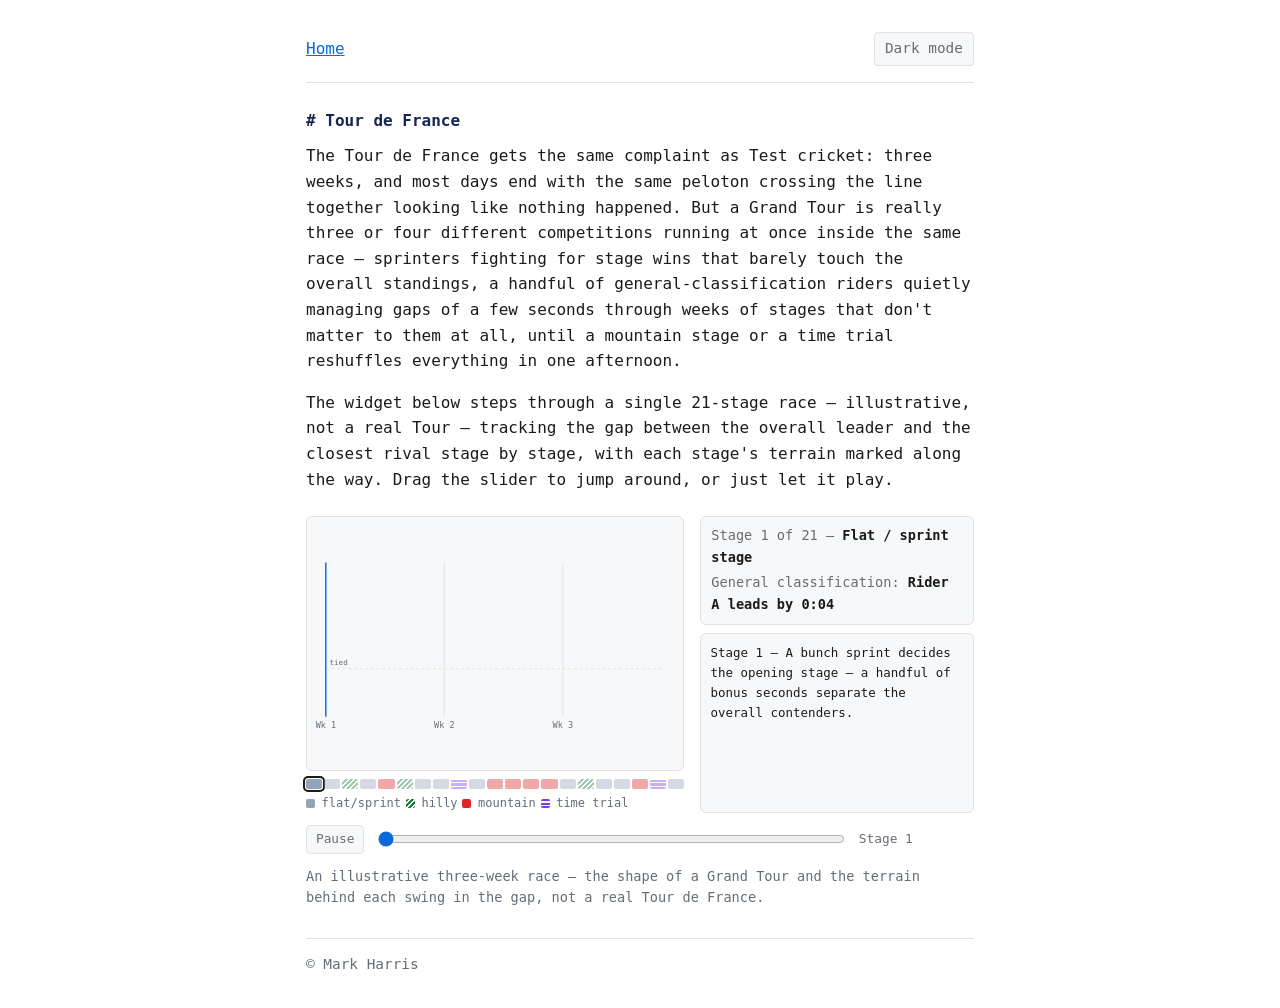
<file: features/tour-de-france/index.html>
<!doctype html><html lang=en-GB><head><meta charset=UTF-8><meta name=viewport content="width=device-width,initial-scale=1"><title>Tour de France | Mark Harris</title><meta name=description content="Three weeks, several races at once: how the overall gap moves stage by stage through an illustrative Tour."><link rel=canonical href=https://markharris.uk/features/tour-de-france/><meta property="og:site_name" content="Mark Harris"><meta property="og:type" content="article"><meta property="og:title" content="Tour de France"><meta property="og:description" content="Three weeks, several races at once: how the overall gap moves stage by stage through an illustrative Tour."><meta property="og:url" content="https://markharris.uk/features/tour-de-france/"><meta property="og:locale" content="en_GB"><meta name=twitter:card content="summary"><meta name=twitter:title content="Tour de France"><meta name=twitter:description content="Three weeks, several races at once: how the overall gap moves stage by stage through an illustrative Tour."><meta name=color-scheme content="light dark"><link rel=icon href="[data-uri]"><link rel=stylesheet href=/css/tokens.css><link rel=stylesheet href=/css/site.css><link rel=stylesheet href=/css/features.css><link rel=stylesheet href=/features/tour-de-france/tour-de-france.css><script>(function(){var e=localStorage.getItem("theme");(e==="light"||e==="dark")&&document.documentElement.setAttribute("data-theme",e),document.documentElement.classList.add("js")})()</script></head><body><header><nav><a href=/>Home</a>
<button id=theme-toggle type=button>Dark mode</button></nav></header><main><h1>Tour de France</h1><p>The Tour de France gets the same complaint as Test cricket: three
weeks, and most days end with the same peloton crossing the line
together looking like nothing happened. But a Grand Tour is really
three or four different competitions running at once inside the
same race &mdash; sprinters fighting for stage wins that barely
touch the overall standings, a handful of general-classification
riders quietly managing gaps of a few seconds through weeks of
stages that don't matter to them at all, until a mountain stage or
a time trial reshuffles everything in one afternoon.</p><p>The widget below steps through a single 21-stage race &mdash;
illustrative, not a real Tour &mdash; tracking the gap between the
overall leader and the closest rival stage by stage, with each
stage's terrain marked along the way. Drag the slider to jump
around, or just let it play.</p><div class=feature-widget aria-hidden=true><div class=feature-chart-col><svg id="tdf-chart" class="feature-panel feature-chart" viewBox="0 0 400 200" role="presentation"><defs><clipPath id="tdf-reveal-clip"><rect id="tdf-reveal-rect" x="0" y="0" width="0" height="200"/></clipPath></defs><line class="feature-baseline" x1="20" y1="127" x2="380" y2="127"/><text class="feature-baseline-label" x="24" y="123">tied</text><g id="tdf-markers"/><g clip-path="url(#tdf-reveal-clip)"><path id="tdf-area" class="feature-area" d=""/><path id="tdf-line" class="feature-line" d=""/></g><line id="tdf-playhead" class="feature-playhead" x1="20" y1="14" x2="20" y2="178"/></svg><div id=tdf-strip class=feature-strip></div><p class="feature-strip-caption tdf-strip-legend"><span class="tdf-swatch flat"></span>flat/sprint
<span class="tdf-swatch hilly"></span>hilly
<span class="tdf-swatch mountain"></span>mountain
<span class="tdf-swatch itt"></span>time trial</p></div><div class=feature-info-col><div id=tdf-status class="feature-panel feature-status"></div><div id=tdf-log class="feature-panel feature-log feature-log--current tdf-log"></div></div></div><div class=feature-scrubber-row><input type=range id=tdf-scrubber class=feature-scrubber min=0 max=20 step=1 value=0 aria-label=Stage>
<span id=tdf-scrubber-label class=feature-scrubber-label>Stage 1</span></div><p class=feature-caption>An illustrative three-week race &mdash; the shape of a Grand Tour
and the terrain behind each swing in the gap, not a real Tour de
France.</p><ol class=feature-transcript aria-label="What the animation shows, step by step"><li>Stage 1 (Flat): gap +0:04 &mdash; a bunch sprint decides the opener.</li><li>Stage 5 (Mountain): gap +1:25 &mdash; the high mountains blow the gap wide open.</li><li>Stage 9 (Time trial): gap &minus;0:35 &mdash; a specialist flips the race lead in one afternoon.</li><li>Stage 12 (Mountain): gap +0:25 &mdash; a dominant summit finish swings the lead back.</li><li>Stage 13 (Mountain): gap +1:35 &mdash; the queen stage balloons the gap past a minute and a half.</li><li>Stage 19 (Mountain): gap +2:10 &mdash; the final mountain stage puts the result beyond doubt.</li><li>Stage 21 (Flat): gap +2:20 (final) &mdash; the ceremonial ride into Paris.</li></ol></main><footer><p>&copy; Mark Harris</p></footer><script src=/js/theme.js defer></script><script src=/js/feature.js defer></script><script src=/features/tour-de-france/tour-de-france.js defer></script></body></html>
</file>
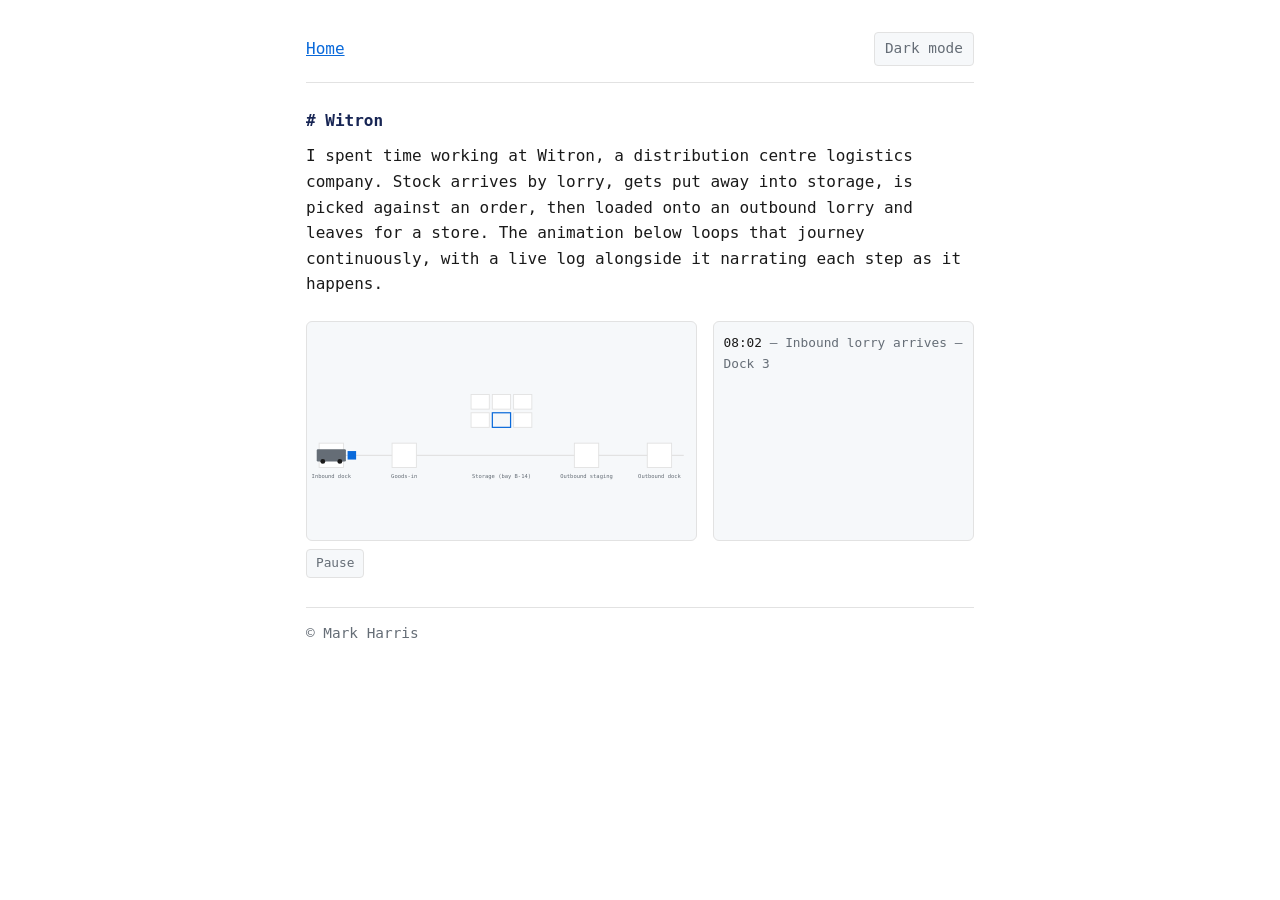
<file: features/witron/index.html>
<!doctype html><html lang=en-GB><head><meta charset=UTF-8><meta name=viewport content="width=device-width,initial-scale=1"><title>Witron | Mark Harris</title><meta name=description content="A distribution centre logistics job, visualised: one pallet's journey from inbound lorry to store, with a live log alongside."><link rel=canonical href=https://markharris.uk/features/witron/><meta property="og:site_name" content="Mark Harris"><meta property="og:type" content="article"><meta property="og:title" content="Witron"><meta property="og:description" content="A distribution centre logistics job, visualised: one pallet's journey from inbound lorry to store, with a live log alongside."><meta property="og:url" content="https://markharris.uk/features/witron/"><meta property="og:locale" content="en_GB"><meta name=twitter:card content="summary"><meta name=twitter:title content="Witron"><meta name=twitter:description content="A distribution centre logistics job, visualised: one pallet's journey from inbound lorry to store, with a live log alongside."><meta name=color-scheme content="light dark"><link rel=icon href="[data-uri]"><link rel=stylesheet href=/css/tokens.css><link rel=stylesheet href=/css/site.css><link rel=stylesheet href=/css/features.css><link rel=stylesheet href=/features/witron/witron.css><script>(function(){var e=localStorage.getItem("theme");(e==="light"||e==="dark")&&document.documentElement.setAttribute("data-theme",e),document.documentElement.classList.add("js")})()</script></head><body><header><nav><a href=/>Home</a>
<button id=theme-toggle type=button>Dark mode</button></nav></header><main><h1>Witron</h1><p>I spent time working at Witron, a distribution centre logistics
company. Stock arrives by lorry, gets put away into storage, is
picked against an order, then loaded onto an outbound lorry and
leaves for a store. The animation below loops that journey
continuously, with a live log alongside it narrating each step as
it happens.</p><div class=feature-widget aria-hidden=true><svg id="witron-scene" class="feature-panel" viewBox="0 0 640 220" role="presentation"><line class="floor" x1="20" y1="150" x2="620" y2="150"/><g class="station"><rect x="20" y="130" width="40" height="40"/><text x="40" y="188">Inbound dock</text></g><g class="station"><rect x="140" y="130" width="40" height="40"/><text x="160" y="188">Goods-in</text></g><g class="station rack"><rect x="270" y="50" width="30" height="24"/><rect x="305" y="50" width="30" height="24"/><rect x="340" y="50" width="30" height="24"/><rect x="270" y="80" width="30" height="24"/><rect id="rack-bay-b14" x="305" y="80" width="30" height="24"/><rect x="340" y="80" width="30" height="24"/><text x="320" y="188">Storage (bay B-14)</text></g><g class="station"><rect x="440" y="130" width="40" height="40"/><text x="460" y="188">Outbound staging</text></g><g class="station"><rect x="560" y="130" width="40" height="40"/><text x="580" y="188">Outbound dock</text></g><g id="inbound-lorry" class="lorry"><rect class="lorry-body" x="-24" y="-10" width="48" height="20" rx="2"/><circle class="lorry-wheel" cx="-14" cy="10" r="4"/><circle class="lorry-wheel" cx="14" cy="10" r="4"/></g><g id="outbound-lorry" class="lorry"><rect class="lorry-body" x="-24" y="-10" width="48" height="20" rx="2"/><circle class="lorry-wheel" cx="-14" cy="10" r="4"/><circle class="lorry-wheel" cx="14" cy="10" r="4"/></g><rect id="pallet" width="14" height="14"/></svg><div id=witron-log class="feature-panel feature-log feature-log--animated witron-log"></div></div><ol class=feature-transcript aria-label="What the animation shows, step by step"><li>08:02 &mdash; Inbound lorry arrives &mdash; Dock 3</li><li>08:05 &mdash; Pallet unloaded, staged for putaway</li><li>08:11 &mdash; Stored &mdash; bay B-14</li><li>08:12 &mdash; Inbound lorry departs</li><li>09:47 &mdash; Pick generated &mdash; order #4521</li><li>09:49 &mdash; Picked from bay B-14</li><li>09:52 &mdash; Staged for outbound loading</li><li>10:15 &mdash; Outbound lorry arrives &mdash; Dock 7</li><li>10:18 &mdash; Loaded onto outbound lorry</li><li>10:22 &mdash; Departs for store</li></ol></main><footer><p>&copy; Mark Harris</p></footer><script src=/js/theme.js defer></script><script src=/js/feature.js defer></script><script src=/features/witron/witron.js defer></script></body></html>
</file>
